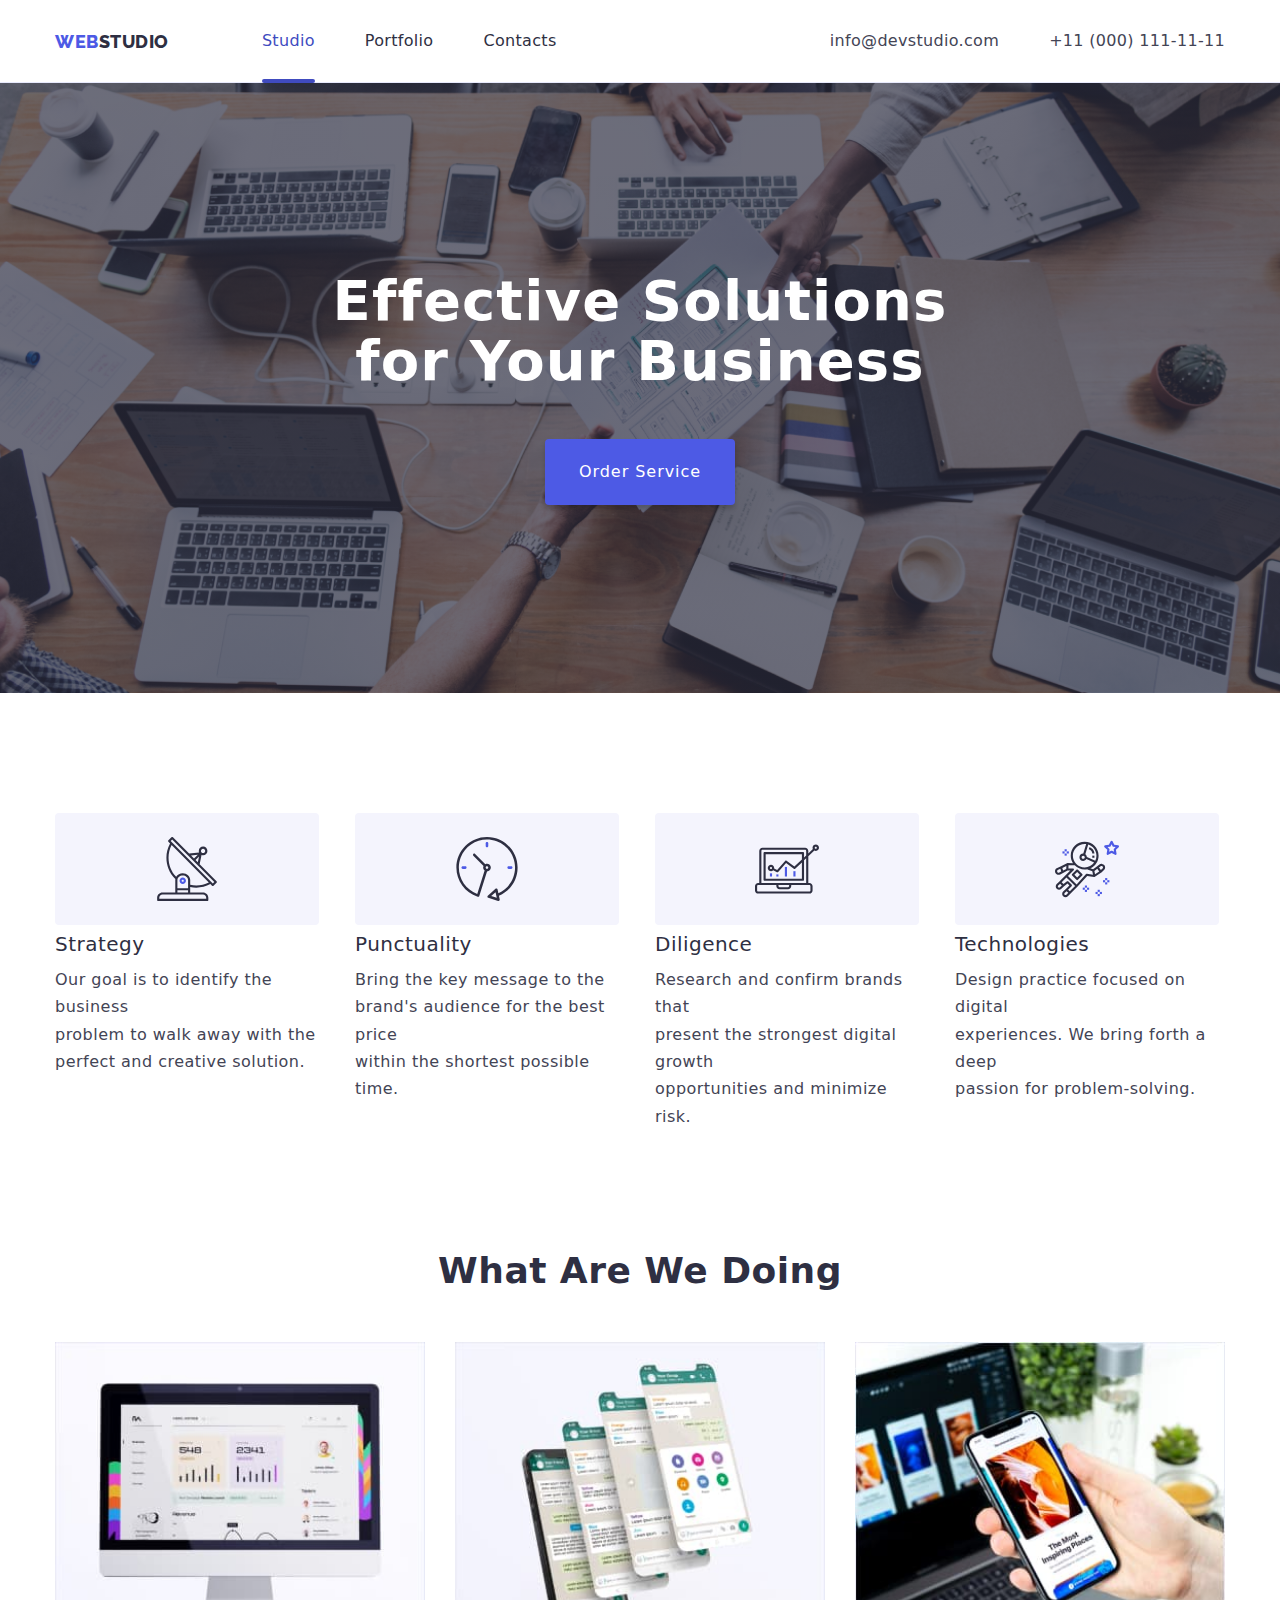
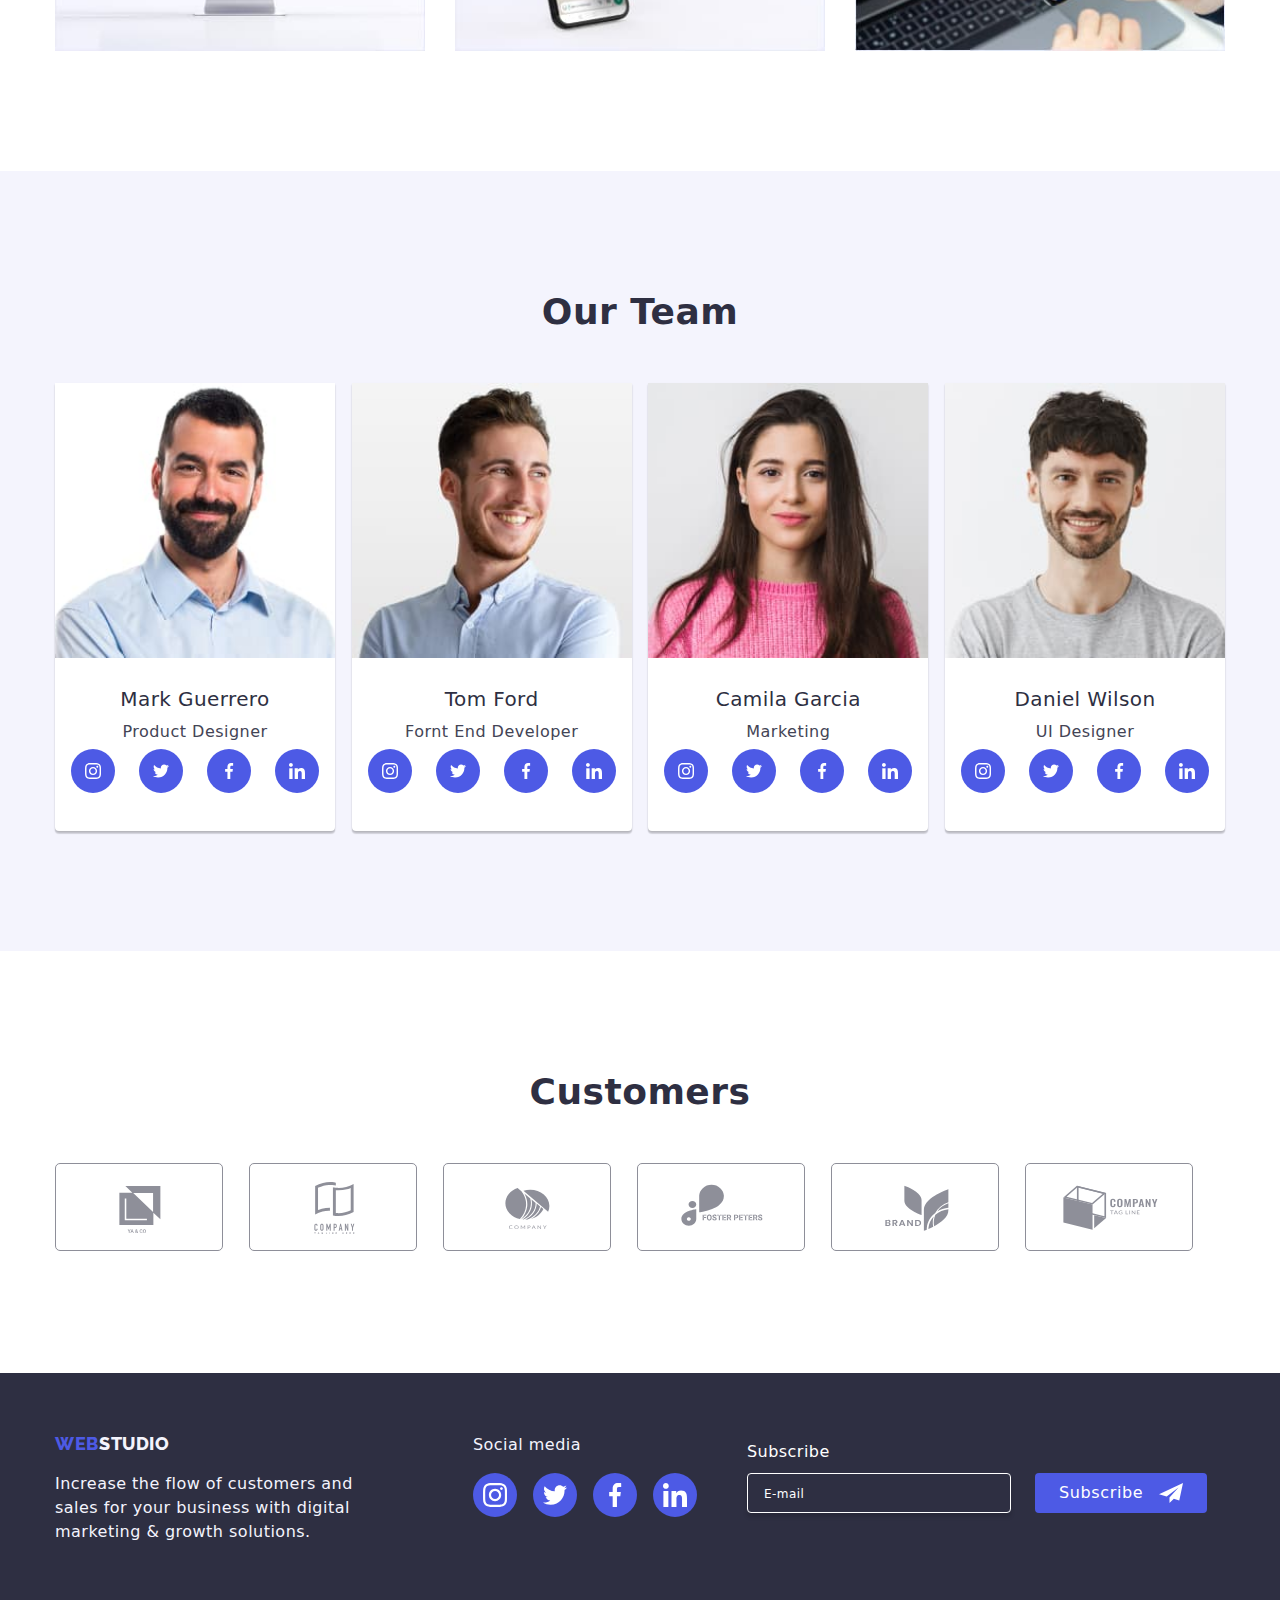
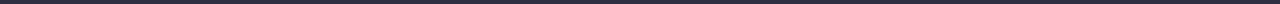
<file: index.html>
<!DOCTYPE html>
<html lang="en">
  <head>
    <meta charset="UTF-8" />
    <meta name="viewport" content="width=device-width, initial-scale=1.0" />
    <title>Studio</title>
    <link
      href="https://fonts.googleapis.com/css2?family=Raleway:wght@800&family=Roboto:wght@400;500;700;900&display=swap"
      rel="stylesheet"
    />
    <link rel="preconnect" href="https://fonts.googleapis.com" />
    <link rel="preconnect" href="https://fonts.gstatic.com" crossorigin />
    <link rel="stylesheet" href="./css/styles.css" />
    <link
      rel="stylesheet"
      href="https://cdnjs.cloudflare.com/ajax/libs/modern-normalize/2.0.0/modern-normalize.min.css"
    />
  </head>
  <!-- body -->
  <body>
    <!-- header -->
    <header class="page-header">
      <!-- nav -->
      <div class="container menu">
        <nav class="navigation">
          <a href="./index.html" class="logo-link">
            <span class="logo">WEB</span><span class="studio">STUDIO</span>
          </a>
          <ul class="nav-menu list">
            <li class="item">
              <a href="./index.html" class="page current link">Studio</a>
            </li>
            <li class="item">
              <a href="./portfolio.html" class="page link">Portfolio</a>
            </li>
            <li class="item"><a href="#" class="page link">Contacts</a></li>
          </ul>
        </nav>

        <ul class="contacts-menu list">
          <li class="item">
            <a href="mailto:info@devstudio.com" class="contact link"
              >info@devstudio.com</a
            >
          </li>
          <li class="item">
            <a href="tel:+110001111111" class="contact link"
              >+11 (000) 111-11-11</a
            >
          </li>
        </ul>
      </div>
    </header>
    <!-- main -->
    <main>
      <!-- sec-1 -->
      <section class="hero hero-section">
        <div class="container">
          <h1 class="hero-title">
            Effective Solutions <br />
            for Your Business
          </h1>
          <button type="button" class="button primary" data-modal-open>
            Order Service
          </button>
        </div>
      </section>

      <!-- sec-2 -->
      <section class="section">
        <div class="container">
          <ul class="benefits list">
            <li class="item">
              <div class="benefits-svg">
                <svg width="64" height="64" class="benefits-icon">
                  <use href="./images/icons.svg#antenna"></use>
                </svg>
              </div>
              <h3 class="title">Strategy</h3>
              <p class="description">
                Our goal is to identify the business <br />
                problem to walk away with the<br />
                perfect and creative solution.
              </p>
            </li>
            <li class="item">
              <div class="benefits-svg">
                <svg width="64" height="64" class="benefis-icon">
                  <use href="./images/icons.svg#clock"></use>
                </svg>
              </div>
              <h3 class="title">Punctuality</h3>
              <p class="description">
                Bring the key message to the<br />
                brand's audience for the best price<br />
                within the shortest possible time.
              </p>
            </li>
            <li class="item">
              <div class="benefits-svg">
                <svg width="64" height="64" class="benefis-icon">
                  <use href="./images/icons.svg#diagram"></use>
                </svg>
              </div>
              <h3 class="title">Diligence</h3>
              <p class="description">
                Research and confirm brands that <br />
                present the strongest digital growth <br />
                opportunities and minimize risk.
              </p>
            </li>
            <li class="item">
              <div class="benefits-svg">
                <svg width="64" height="64" class="benefis-icon">
                  <use href="./images/icons.svg#astronaut"></use>
                </svg>
              </div>
              <h3 class="title">Technologies</h3>
              <p class="description">
                Design practice focused on digital <br />
                experiences. We bring forth a deep <br />
                passion for problem-solving.
              </p>
            </li>
          </ul>
        </div>
      </section>

      <!-- sec-3 -->
      <section class="section no-top-padding">
        <div class="container">
          <h2 class="section-title">What Are We Doing</h2>
          <ul class="what-we-do list">
            <li class="item">
              <img
                src="./images/monitor.jpg"
                alt="monitor"
                width="370"
                height="294"
                class="image"
              />
            </li>
            <li class="item">
              <img
                src="./images/mobile.jpg"
                alt="mobile-tabs"
                width="370"
                height="294"
                class="image"
              />
            </li>
            <li class="item">
              <img
                src="./images/laptop.jpg"
                alt="mobile-laptop"
                width="370"
                height="294"
                class="image"
              />
            </li>
          </ul>
        </div>
      </section>

      <!-- sec-4 -->
      <section class="section bg-team">
        <div class="container">
          <h2 class="section-title">Our Team</h2>
          <ul class="team list">
            <li class="item">
              <img
                src="./images/mark.jpg"
                alt="Mark"
                width="270"
                height="260"
                class="image"
              />
              <h3 class="name">Mark Guerrero</h3>
              <p class="position">Product Designer</p>
              <ul class="team-social-list">
                <li class="team-social-item">
                  <a
                    class="team-social-link link"
                    href="https://instagram.com"
                    target="_blank"
                    rel="noopener noreferrer"
                  >
                    <svg class="team-social-icon" width="20" height="20">
                      <use href="./images/icons.svg#icon-instagram"></use></svg
                  ></a>
                </li>
                <li class="team-social-item">
                  <a
                    class="team-social-link link"
                    href="https://twitter.com"
                    target="_blank"
                    rel="noopener noreferrer"
                  >
                    <svg class="team-social-icon" width="20" height="20">
                      <use href="./images/icons.svg#icon-twitter"></use></svg
                  ></a>
                </li>
                <li class="team-social-item">
                  <a
                    class="team-social-link link"
                    href="https://facebook.com"
                    target="_blank"
                    rel="noopener noreferrer"
                  >
                    <svg class="team-social-icon" width="20" height="20">
                      <use href="./images/icons.svg#icon-facebook"></use></svg
                  ></a>
                </li>
                <li class="team-social-item">
                  <a
                    class="team-social-link link"
                    href="https://linkedin.com"
                    target="_blank"
                    rel="noopener noreferrer"
                  >
                    <svg class="team-social-icon" width="20" height="20">
                      <use href="./images/icons.svg#icon-linkedin"></use></svg
                  ></a>
                </li>
              </ul>
            </li>
            <li class="item">
              <img
                src="./images/tom.jpg"
                alt="Tom-ford
            "
                width="270"
                height="260"
                class="image"
              />
              <h3 class="name">Tom Ford</h3>
              <p class="position">Fornt End Developer</p>
              <ul class="team-social-list">
                <li class="team-social-item">
                  <a
                    class="team-social-link link"
                    href="https://instagram.com"
                    target="_blank"
                    rel="noopener noreferrer"
                  >
                    <svg class="team-social-icon" width="20" height="20">
                      <use href="./images/icons.svg#icon-instagram"></use></svg
                  ></a>
                </li>
                <li class="team-social-item">
                  <a
                    class="team-social-link link"
                    href="https://twitter.com"
                    target="_blank"
                    rel="noopener noreferrer"
                  >
                    <svg class="team-social-icon" width="20" height="20">
                      <use href="./images/icons.svg#icon-twitter"></use></svg
                  ></a>
                </li>
                <li class="team-social-item">
                  <a
                    class="team-social-link link"
                    href="https://facebook.com"
                    target="_blank"
                    rel="noopener noreferrer"
                  >
                    <svg class="team-social-icon" width="20" height="20">
                      <use href="./images/icons.svg#icon-facebook"></use></svg
                  ></a>
                </li>
                <li class="team-social-item">
                  <a
                    class="team-social-link link"
                    href="https://linkedin.com"
                    target="_blank"
                    rel="noopener noreferrer"
                  >
                    <svg class="team-social-icon" width="20" height="20">
                      <use href="./images/icons.svg#icon-linkedin"></use></svg
                  ></a>
                </li>
              </ul>
            </li>
            <li class="item">
              <img
                src="./images/camila.jpg"
                alt="Camila"
                width="270"
                height="260"
                class="image"
              />
              <h3 class="name">Camila Garcia</h3>
              <p class="position">Marketing</p>
              <ul class="team-social-list">
                <li class="team-social-item">
                  <a
                    class="team-social-link link"
                    href="https://instagram.com"
                    target="_blank"
                    rel="noopener noreferrer"
                  >
                    <svg class="team-social-icon" width="20" height="20">
                      <use href="./images/icons.svg#icon-instagram"></use></svg
                  ></a>
                </li>
                <li class="team-social-item">
                  <a
                    class="team-social-link link"
                    href="https://twitter.com"
                    target="_blank"
                    rel="noopener noreferrer"
                  >
                    <svg class="team-social-icon" width="20" height="20">
                      <use href="./images/icons.svg#icon-twitter"></use></svg
                  ></a>
                </li>
                <li class="team-social-item">
                  <a
                    class="team-social-link link"
                    href="https://facebook.com"
                    target="_blank"
                    rel="noopener noreferrer"
                  >
                    <svg class="team-social-icon" width="20" height="20">
                      <use href="./images/icons.svg#icon-facebook"></use></svg
                  ></a>
                </li>
                <li class="team-social-item">
                  <a
                    class="team-social-link link"
                    href="https://linkedin.com"
                    target="_blank"
                    rel="noopener noreferrer"
                  >
                    <svg class="team-social-icon" width="20" height="20">
                      <use href="./images/icons.svg#icon-linkedin"></use></svg
                  ></a>
                </li>
              </ul>
            </li>
            <li class="item">
              <img
                src="./images/daniel.jpg"
                alt="Daniel"
                width="270"
                height="260"
                class="image"
              />
              <h3 class="name">Daniel Wilson</h3>
              <p class="position">UI Designer</p>
              <ul class="team-social-list">
                <li class="team-social-item">
                  <a
                    class="team-social-link link"
                    href="https://instagram.com"
                    target="_blank"
                    rel="noopener noreferrer"
                  >
                    <svg class="team-social-icon" width="20" height="20">
                      <use href="./images/icons.svg#icon-instagram"></use></svg
                  ></a>
                </li>
                <li class="team-social-item">
                  <a
                    class="team-social-link link"
                    href="https://twitter.com"
                    target="_blank"
                    rel="noopener noreferrer"
                  >
                    <svg class="team-social-icon" width="20" height="20">
                      <use href="./images/icons.svg#icon-twitter"></use></svg
                  ></a>
                </li>
                <li class="team-social-item">
                  <a
                    class="team-social-link link"
                    href="https://facebook.com"
                    target="_blank"
                    rel="noopener noreferrer"
                  >
                    <svg class="team-social-icon" width="20" height="20">
                      <use href="./images/icons.svg#icon-facebook"></use></svg
                  ></a>
                </li>
                <li class="team-social-item">
                  <a
                    class="team-social-link link"
                    href="https://linkedin.com"
                    target="_blank"
                    rel="noopener noreferrer"
                  >
                    <svg class="team-social-icon" width="20" height="20">
                      <use href="./images/icons.svg#icon-linkedin"></use></svg
                  ></a>
                </li>
              </ul>
            </li>
          </ul>
        </div>
      </section>
      <!-- test -->
      <section class="section">
        <div class="container">
          <h2 class="section-title">Customers</h2>
          <ul class="icon-list list">
            <li class="icon-item">
              <a class="test-link link" href=""
                ><svg class="test-icon" width="104" height="56">
                  <use href="./images/icons.svg#icon-Logo"></use></svg
              ></a>
            </li>
            <li class="icon-item">
              <a class="test-link link" href=""
                ><svg class="test-icon" width="104" height="56">
                  <use href="./images/icons.svg#icon-Logo-1"></use></svg
              ></a>
            </li>
            <li class="icon-item">
              <a class="test-link link" href=""
                ><svg class="test-icon" width="104" height="56">
                  <use href="./images/icons.svg#icon-Logo-2"></use></svg
              ></a>
            </li>
            <li class="icon-item">
              <a class="test-link link" href=""
                ><svg class="test-icon" width="104" height="56">
                  <use
                    href="./images/icons.svg#icon-icon-Logo-5-1-2"
                  ></use></svg
              ></a>
            </li>
            <li class="icon-item">
              <a class="test-link link" href=""
                ><svg class="test-icon" width="104" height="56">
                  <use href="./images/icons.svg#icon-Logo-3"></use></svg
              ></a>
            </li>
            <li class="icon-item">
              <a class="test-link link" href=""
                ><svg class="test-icon" width="104" height="56">
                  <use href="./images/icons.svg#icon-Logo-4"></use></svg
              ></a>
            </li>
          </ul>
        </div>
      </section>
    </main>

    <!-- footer -->
    <footer class="page-footer bg-footer">
      <div class="container">
        <div class="footer-con">
          <div class="footer-logo">
            <a href="./index.html" class="logo-link">
              <span class="logo">WEB</span>
              <span class="studio-footer">STUDIO</span>
            </a>
            <p class="footer-description">
              Increase the flow of customers and<br />
              sales for your business with digital<br />
              marketing & growth solutions.
            </p>
          </div>
          <div class="footer-socials">
            <p class="footer-heading">Social media</p>
            <ul class="footer-social-list">
              <li class="footer-social-item">
                <a
                  class="footer-social-link link"
                  href="https://instagram.com"
                  target="_blank"
                  rel="noopener noreferrer"
                >
                  <svg class="footer-social" width="20" height="20">
                    <use href="./images/icons.svg#icon-instagram"></use></svg
                ></a>
              </li>
              <li class="footer-social-item">
                <a
                  class="footer-social-link link"
                  href="https://twitter.com"
                  target="_blank"
                  rel="noopener noreferrer"
                >
                  <svg class="footer-social" width="20" height="20">
                    <use href="./images/icons.svg#icon-twitter"></use></svg
                ></a>
              </li>
              <li class="footer-social-item">
                <a
                  class="footer-social-link link"
                  href="https://facebook.com"
                  target="_blank"
                  rel="noopener noreferrer"
                >
                  <svg class="footer-social" width="20" height="20">
                    <use href="./images/icons.svg#icon-facebook"></use></svg
                ></a>
              </li>
              <li class="footer-social-item">
                <a
                  class="footer-social-link link"
                  href="https://linkedin.com"
                  target="_blank"
                  rel="noopener noreferrer"
                >
                  <svg class="footer-social" width="20" height="20">
                    <use href="./images/icons.svg#icon-linkedin"></use></svg
                ></a>
              </li>
            </ul>
          </div>
          <div class="footer-container footer-form">
            <form
              class="footer-form-item"
              name="subscribe-form"
              autocomplete="on"
              method=""
            >
              <label class="footer-label-subscribe">
                <span class="footer-subscribe-title">Subscribe</span>
                <input
                  type="email"
                  name="email"
                  placeholder="E-mail"
                  class="footer-form-input"
                  required
                />
              </label>
              <button type="submit" class="footer-form-button">
                Subscribe
                <svg class="footer-icon-subscribe">
                  <use href="./images/icons.svg#icon-Frame-3-1"></use>
                </svg>
              </button>
            </form>
          </div>
        </div>
      </div>
    </footer>
    <div class="backdrop is-hidden" data-modal>
      <div class="modal">
        <button type="button" class="modal-close" data-modal-close>
          <svg class="modal-close-icon" width="8" height="8">
            <use href="./images/icons.svg#close"></use>
          </svg>
        </button>
        <h2 class="modal-title">
          Leave your contacts and we will call you back
        </h2>
        <form clasname="signup_form" autocomplete="on" novalidate>
          <label class="label-form">
            <span class="form-title">Name</span>
            <input
              class="input-form"
              type="text"
              name="user-name"
              autofocus
              required
            />
            <svg class="form-icon" width="20" height="20">
              <use href="./images/icons.svg#icon-person-black-18dp-1"></use>
            </svg>
          </label>

          <label class="label-form">
            <span class="form-title">Phone</span>
            <input class="input-form" type="tel" name="user-phone" required />
            <svg class="form-icon" width="20" height="20">
              <use href="./images/icons.svg#icon-phone-black-18dp-1"></use>
            </svg>
          </label>

          <label class="label-form">
            <span class="form-title">Email</span>
            <input class="input-form" type="email" name="user-email" required />
            <svg class="form-icon" width="20" height="20">
              <use href="./images/icons.svg#icon-email-black-18dp-1"></use>
            </svg>
          </label>

          <label class="label-form">
            <span class="form-title">Comment</span>
            <textarea
              class="form-textarea"
              name="comment"
              rows="8"
              placeholder="Text Input"
              required
            ></textarea>
          </label>
          <label class="label-agree-box">
            <input
              class="form-checkbox visually-hidden"
              type="checkbox"
              name="user-terms"
              required
            />
            <svg class="form-checkbox-icon" width="16" height="16">
              <use href="./images/icons.svg#check-mark"></use>
            </svg>
            <span class="form-agreement-detail"
              >I accept the terms and conditions of the
              <a class="form-privacy-policy" href="">Privacy Policy</a></span
            >
          </label>
          <button
            type="submit"
            value="Send"
            class="button-form-agree primary"
            disabled
          >
            Send
          </button>
        </form>
      </div>
    </div>
    <script src="./js/modal.js"></script>
  </body>
</html>
</file>
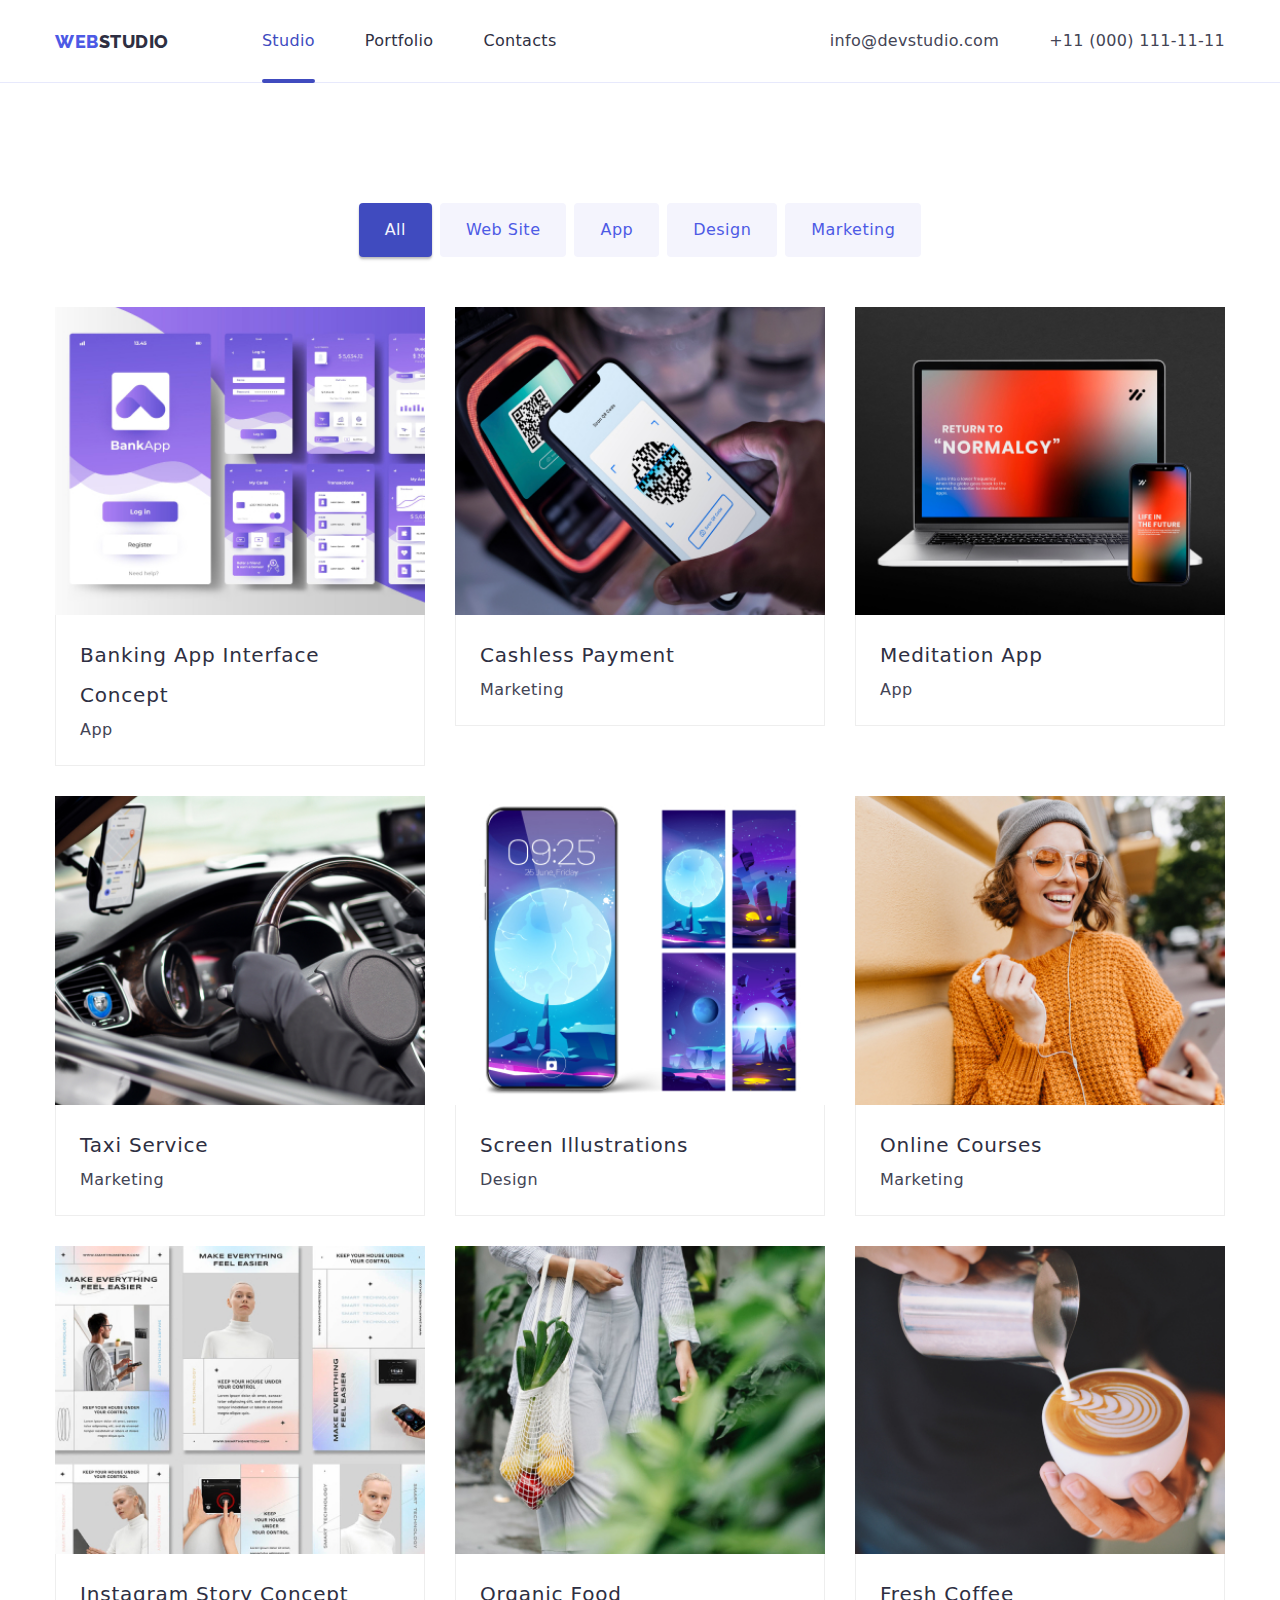
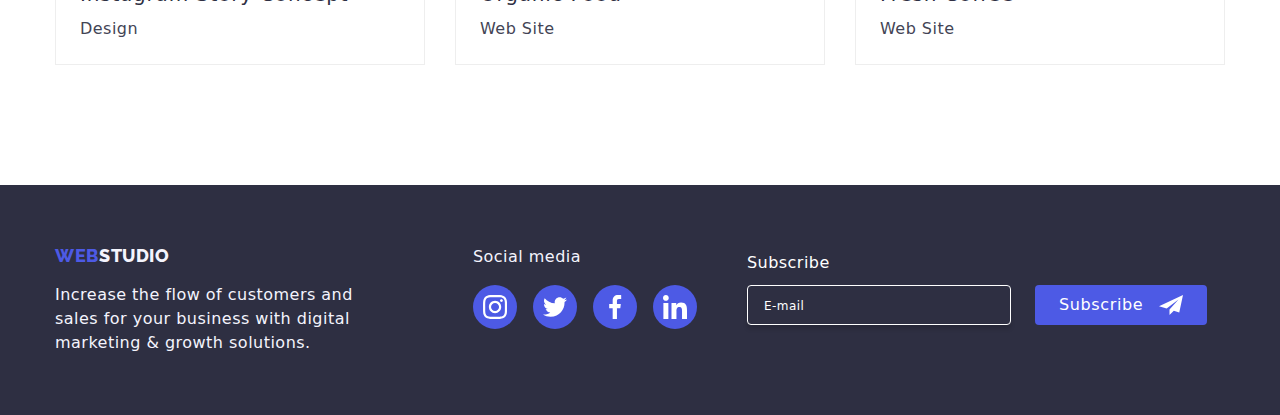
<file: portfolio.html>
<!DOCTYPE html>
<html lang="en">
  <head>
    <meta charset="UTF-8" />
    <meta name="viewport" content="width=device-width, initial-scale=1.0" />
    <title>Portfolio</title>
    <link
      href="https://fonts.googleapis.com/css2?family=Raleway:wght@800&family=Roboto:wght@400;500;700;900&display=swap"
      rel="stylesheet"
    />
    <link rel="preconnect" href="https://fonts.googleapis.com" />
    <link rel="preconnect" href="https://fonts.gstatic.com" crossorigin />
    <link rel="stylesheet" href="./css/styles.css" />
    <link
      rel="stylesheet"
      href="https://cdnjs.cloudflare.com/ajax/libs/modern-normalize/2.0.0/modern-normalize.min.css"
    />
  </head>
  <body>
    <!-- header -->
    <header class="page-header">
      <!-- nav -->
      <div class="container menu">
        <nav class="navigation">
          <a href="./index.html" class="logo-link">
            <span class="logo">WEB</span><span class="studio">STUDIO</span>
          </a>
          <ul class="nav-menu list">
            <li class="item">
              <a href="./index.html" class="page current link">Studio</a>
            </li>
            <li class="item">
              <a href="./portfolio.html" class="page link">Portfolio</a>
            </li>
            <li class="item"><a href="#" class="page link">Contacts</a></li>
          </ul>
        </nav>

        <ul class="contacts-menu list">
          <li class="item">
            <a href="mailto:info@devstudio.com" class="contact link"
              >info@devstudio.com</a
            >
          </li>
          <li class="item">
            <a href="tel:+110001111111" class="contact link"
              >+11 (000) 111-11-11</a
            >
          </li>
        </ul>
      </div>
    </header>
    <!-- main -->
    <main>
      <section class="section">
        <div class="container">
          <ul class="filters list">
            <li class="space">
              <button type="button" class="button filter current">All</button>
            </li>
            <li class="space">
              <button type="button" class="button filter">Web Site</button>
            </li>
            <li class="space">
              <button type="button" class="button filter">App</button>
            </li>
            <li class="space">
              <button type="button" class="button filter">Design</button>
            </li>
            <li class="space">
              <button type="button" class="button filter">Marketing</button>
            </li>
          </ul>
          <!-- section 2  -->
          <ul class="projects list">
            <li class="project-card">
              <a href="" class="project link">
                <div class="project-description">
                  <img
                    src="./images/output.jpg"
                    alt="Banking-App-Interface-Concept
                    "
                    width="370"
                    height="294"
                  />
                  <p class="project-text">
                    14 Stylish and User-Friendly App Design Concepts · Task
                    Manager App · Calorie Tracker App · Exotic Fruit Ecommerce
                    App · Cloud Storage App
                  </p>
                </div>
                <div class="substrate">
                  <h2 class="name">Banking App Interface Concept</h2>
                  <p class="type">App</p>
                </div>
              </a>
            </li>
            <li class="project-card">
              <a href="#" class="project link">
                <div class="project-description">
                  <img
                    src="./images/scan.jpg"
                    alt="Cashless-Payment
                        "
                    width="370"
                    height="294"
                  />
                  <p class="project-text">
                    14 Stylish and User-Friendly App Design Concepts · Task
                    Manager App · Calorie Tracker App · Exotic Fruit Ecommerce
                    App · Cloud Storage App
                  </p>
                </div>
                <div class="substrate">
                  <h2 class="name">Cashless Payment</h2>
                  <p class="type">Marketing</p>
                </div>
              </a>
            </li>
            <li class="project-card">
              <a href="#" class="project link">
                <div class="project-description">
                  <img
                    src="./images/connect.jpg"
                    alt="Meditation-App
                      "
                    width="370"
                    height="294"
                  />
                  <p class="project-text">
                    14 Stylish and User-Friendly App Design Concepts · Task
                    Manager App · Calorie Tracker App · Exotic Fruit Ecommerce
                    App · Cloud Storage App
                  </p>
                </div>
                <div class="substrate">
                  <h2 class="name">Meditation App</h2>
                  <p class="type">App</p>
                </div>
              </a>
            </li>
            <li class="project-card">
              <a href="#" class="project link">
                <div class="project-description">
                  <img
                    src="./images/drive.jpg"
                    alt="Taxi-Service
                      "
                    width="370"
                    height="294"
                  />
                  <p class="project-text">
                    14 Stylish and User-Friendly App Design Concepts · Task
                    Manager App · Calorie Tracker App · Exotic Fruit Ecommerce
                    App · Cloud Storage App
                  </p>
                </div>
                <div class="substrate">
                  <h2 class="name">Taxi Service</h2>
                  <p class="type">Marketing</p>
                </div>
              </a>
            </li>
            <li class="project-card">
              <a href="#" class="project link">
                <div class="project-description">
                  <img
                    src="./images/bg.jpg"
                    alt="Screen
                      "
                    width="370"
                    height="294"
                  />
                  <p class="project-text">
                    14 Stylish and User-Friendly App Design Concepts · Task
                    Manager App · Calorie Tracker App · Exotic Fruit Ecommerce
                    App · Cloud Storage App
                  </p>
                </div>
                <div class="substrate">
                  <h2 class="name">Screen Illustrations</h2>
                  <p class="type">Design</p>
                </div>
              </a>
            </li>
            <li class="project-card">
              <a href="#" class="project link">
                <div class="project-description">
                  <img
                    src="./images/orange.jpg"
                    alt="Online-course
                      "
                    width="370"
                    height="294"
                  />
                  <p class="project-text">
                    14 Stylish and User-Friendly App Design Concepts · Task
                    Manager App · Calorie Tracker App · Exotic Fruit Ecommerce
                    App · Cloud Storage App
                  </p>
                </div>
                <div class="substrate">
                  <h2 class="name">Online Courses</h2>
                  <p class="type">Marketing</p>
                </div>
              </a>
            </li>
            <li class="project-card">
              <a href="#" class="project link">
                <div class="project-description">
                  <img
                    src="./images/pallete.jpg"
                    alt="Instagram
                      "
                    width="370"
                    height="294"
                  />
                  <p class="project-text">
                    14 Stylish and User-Friendly App Design Concepts · Task
                    Manager App · Calorie Tracker App · Exotic Fruit Ecommerce
                    App · Cloud Storage App
                  </p>
                </div>
                <div class="substrate">
                  <h2 class="name">Instagram Story Concept</h2>
                  <p class="type">Design</p>
                </div>
              </a>
            </li>
            <li class="project-card">
              <a href="#" class="project link">
                <div class="project-description">
                  <img
                    src="./images/plant.jpg"
                    alt="Organic
                      "
                    width="370"
                    height="294"
                  />
                  <p class="project-text">
                    14 Stylish and User-Friendly App Design Concepts · Task
                    Manager App · Calorie Tracker App · Exotic Fruit Ecommerce
                    App · Cloud Storage App
                  </p>
                </div>
                <div class="substrate">
                  <h2 class="name">Organic Food</h2>
                  <p class="type">Web Site</p>
                </div>
              </a>
            </li>
            <li class="project-card">
              <a href="#" class="project link">
                <div class="project-description">
                  <img
                    src="./images/coffee.jpg"
                    alt="Coffee
                      "
                    width="370"
                    height="294"
                  />
                  <p class="project-text">
                    14 Stylish and User-Friendly App Design Concepts · Task
                    Manager App · Calorie Tracker App · Exotic Fruit Ecommerce
                    App · Cloud Storage App
                  </p>
                </div>
                <div class="substrate">
                  <h2 class="name">Fresh Coffee</h2>
                  <p class="type">Web Site</p>
                </div>
              </a>
            </li>
          </ul>
        </div>
      </section>
    </main>
    <!-- sec-1 -->

    <!-- sec-2 -->
    <!-- Footer -->
    <footer class="page-footer bg-footer">
      <div class="container">
        <div class="footer-con">
          <div class="footer-logo">
            <a href="./index.html" class="logo-link">
              <span class="logo">WEB</span>
              <span class="studio-footer">STUDIO</span>
            </a>
            <p class="footer-description">
              Increase the flow of customers and<br />
              sales for your business with digital<br />
              marketing & growth solutions.
            </p>
          </div>
          <div class="footer-socials">
            <p class="footer-heading">Social media</p>
            <ul class="footer-social-list">
              <li class="footer-social-item">
                <a
                  class="footer-social-link link"
                  href="https://instagram.com"
                  target="_blank"
                  rel="noopener noreferrer"
                >
                  <svg class="footer-social" width="20" height="20">
                    <use href="./images/icons.svg#icon-instagram"></use></svg
                ></a>
              </li>
              <li class="footer-social-item">
                <a
                  class="footer-social-link link"
                  href="https://twitter.com"
                  target="_blank"
                  rel="noopener noreferrer"
                >
                  <svg class="footer-social" width="20" height="20">
                    <use href="./images/icons.svg#icon-twitter"></use></svg
                ></a>
              </li>
              <li class="footer-social-item">
                <a
                  class="footer-social-link link"
                  href="https://facebook.com"
                  target="_blank"
                  rel="noopener noreferrer"
                >
                  <svg class="footer-social" width="20" height="20">
                    <use href="./images/icons.svg#icon-facebook"></use></svg
                ></a>
              </li>
              <li class="footer-social-item">
                <a
                  class="footer-social-link link"
                  href="https://linkedin.com"
                  target="_blank"
                  rel="noopener noreferrer"
                >
                  <svg class="footer-social" width="20" height="20">
                    <use href="./images/icons.svg#icon-linkedin"></use></svg
                ></a>
              </li>
            </ul>
          </div>

          <div class="footer-container footer-form">
            <form
              class="footer-form-item"
              name="subscribe-form"
              autocomplete="on"
              method=""
            >
              <label class="footer-label-subscribe">
                <span class="footer-subscribe-title">Subscribe</span>
                <input
                  type="email"
                  name="email"
                  placeholder="E-mail"
                  class="footer-form-input"
                  required
                />
              </label>
              <button type="submit" class="footer-form-button">
                Subscribe
                <svg class="footer-icon-subscribe">
                  <use href="./images/icons.svg#icon-Frame-3-1"></use>
                </svg>
              </button>
            </form>
          </div>
        </div>
      </div>
    </footer>
  </body>
</html>
</file>
<file: css/styles.css>
@import url("https://fonts.googleapis.com/css2?family=Raleway:wght@800&family=Roboto:ital,wght@0,400;0,500;0,900;1,700&display=swap");

:root {
  --iriscolor: #4d5ae5;
  --navyblue: #2e2f42;
  --slate: #434455;
  --ocean: #404bbf;
  --white: #fff;
  --cloud: #f4f4fd;
  --blue: #404bbf;
  --cornflower: #e7e9fc;
  --green: #31d0aa;
  --navyblue-modal: rgba(46, 47, 66, 0.4);
  --lightslate: #8e8f99;
}

html {
  box-sizing: border-box;
}
body {
  font-family: "Roboto", sans-serif;
  font-size: 16px;
  color: var(--slate);
  letter-spacing: 0.03em;
  background-color: var(--white);
}

.filters .space + .space {
  margin-left: 8px;
}
p,
h1,
h2,
h3,
h4,
h5,
h6 {
  margin: 0;
}
*,
*::after,
*::before {
  box-sizing: inherit;
}

img {
  display: block;
  max-width: 100%;
  height: auto;
  width: 100%;
}

.link {
  text-decoration: none;
  color: inherit;
}

.list {
  list-style-type: none;
  margin: 0;
  padding: 0;
}
.menu,
.navigation,
.nav-menu,
.contacts-menu {
  display: flex;
  align-items: center;
}

.page-header {
  border-bottom: 1px solid var(--cornflower);
}
.page {
  padding: 24px 0;
  position: relative;
  transition: color 250ms cubic-bezier(0.4, 0, 0.2, 1);
}
.page:hover,
.page:focus {
  color: var(--iriscolor);
}
.page::after {
  content: "";
  border-radius: 2px;
  height: 4px;
  position: absolute;
  width: 0;
  left: 0;
  bottom: -1px;
  transition: width 250ms ease-in-out, background-color 250ms ease-in-out;
}
.page.current::after {
  content: "";
  border: 2px solid var(--ocean);
  background-color: var(--ocean);
  height: 4px;
  width: 100%;
  position: absolute;
  left: 0;
  bottom: -1px;
}
.page:hover::after,
.page:focus::after {
  border: 2px solid var(--ocean);
  background-color: var(--ocean);
  width: 100%;
}

.filters {
  display: flex;
  justify-content: center;
  margin-bottom: 50px;
}

.filter .space + .space {
  margin-left: 8px;
}
.container {
  width: 1200px;
  padding: 0 15px;
  margin: 0 auto;
  /* border: 2px solid red; */
}

.logo-link {
  text-decoration: none;
  font-size: 0;
  font-weight: 800;
  letter-spacing: 0.54px;
  font-family: "Raleway", sans-serif;
}
.logo-link > span {
  font-size: 18px;
  line-height: 1.17;
}

.logo {
  color: var(--iriscolor);
}

.studio {
  color: var(--navyblue);
}

.hero {
  text-align: center;
  padding-top: 200px;
  padding-bottom: 200px;
  background-color: var(--navyblue);
}
.hero-section {
  padding-top: 188px;
  padding-bottom: 188px;
  background-image: linear-gradient(
      to right,
      rgba(46, 47, 66, 0.7),
      rgba(46, 47, 66, 0.7)
    ),
    url(../images/people-office\ 1.png);
  background-repeat: no-repeat;
  background-position: center;
  background-size: cover;
}

.hero-title {
  color: white;
  font-size: 56px;
  font-weight: 700;
  line-height: 60px;
  letter-spacing: 1.12px;
  text-align: center;
  margin-bottom: 48px;
}

.bg-team {
  background-color: var(--cloud);
}

.nav-menu {
  margin-left: 93px;
}

.contacts-menu {
  margin-left: auto;
}

.nav-menu .item:not(:last-child),
.contacts-menu .item:not(:last-child) {
  margin-right: 50px;
}

.nav-menu .page,
.contacts-menu .contact {
  font-weight: 500;
  color: var(--navyblue);
  text-decoration: none;
  line-height: 1.14;
  letter-spacing: 0.02em;
  display: block;
  padding-top: 32px;
  padding-bottom: 32px;
  transition: color 250ms ease-in-out;
}

.contacts-menu .contact {
  color: var(--slate);
  font-weight: 400;
}

.nav-menu .page:hover,
.nav-menu .page:focus,
.nav-menu .page.current,
.contacts-menu .contact:hover,
.contacts-menu .contact:focus {
  color: var(--ocean);
}

.button {
  cursor: pointer;
  border-color: transparent;
  letter-spacing: 0.03em;
  font-family: inherit;
  font-size: 16px;
  border-radius: 4px;
  transition: color 250ms ease-in-out, background-color 250ms ease-in-out,
    box-shadow 250ms ease-in-out;
}

.button.primary {
  background-color: var(--iriscolor);
  font-weight: 500;
  color: white;
  line-height: 1.87;
  letter-spacing: 0.06em;
  padding: 16px 32px;
  box-shadow: 0px 4px 4px rgba(0, 0, 0, 0.15);
}

.button.primary:hover,
.button.primary:focus {
  background-color: var(--ocean);
  box-shadow: 0px 3px 3px rgba(0, 0, 0, 0.1), 0px 1px 2px rgba(0, 0, 0, 0.08),
    0px 2px 2px rgba(0, 0, 0, 0.12);
}

.button.filter {
  background: var(--cloud);
  color: var(--iriscolor);
  padding: 12px 24px;
  font-weight: 500;
  line-height: 1.62;
}

.button.filter:hover,
.button.filter:focus,
.button.filter.current {
  background-color: var(--blue);
  color: var(--cloud);
  box-shadow: 0px 3px 3px rgba(0, 0, 0, 0.1), 0px 1px 2px rgba(0, 0, 0, 0.08),
    0px 2px 2px rgba(0, 0, 0, 0.12);
}

.project .name {
  font-size: 20px;
  font-weight: 500;
  line-height: 2;
  letter-spacing: 0.04em;
  color: var(--navyblue);
}

.project .type {
  color: var(--slate);
  font-weight: 400;
  line-height: 1.87;
}

.project-description {
  position: relative;
  overflow: hidden;
}

.project-text {
  position: absolute;
  top: 0;
  height: 100%;
  width: 100%;
  padding: 40px 32px;
  background-color: var(--iris, #4d5ae5);
  color: var(--cloud, #f4f4fd);
  font-size: 16px;
  font-weight: 400;
  line-height: 24px;
  letter-spacing: 0.32px;
  transform: translateY(101%);
  transition: transform 250ms cubic-bezier(0.4, 0, 0.2, 1);
}

.project:hover .project-text,
.project:focus .project-text {
  transform: translateY(0);
}
.section.no-top-padding {
  padding-top: 0;
}
.section.no.top.padding {
  padding-top: 0;
}
.section {
  padding: 120px 0;
}

.section-title {
  font-size: 36px;
  line-height: 1.17;
  color: var(--navyblue);
  text-align: center;
  margin-bottom: 50px;
  font-weight: 700;
}

.benefits-list-item {
  background-color: var(--white);
  border-radius: 0px 0px 4px 4px;
  box-shadow: 0px 2px 1px 0px rgba(46, 47, 66, 0.08),
    0px 1px 1px 0px rgba(46, 47, 66, 0.16),
    0px 1px 6px 0px rgba(46, 47, 66, 0.08);
}

.benefits-svg {
  width: 264px;
  height: 112px;
  background-color: var(--cloud);
  display: flex;
  justify-content: center;
  align-items: center;
  border-radius: 4px;
  margin-bottom: 8px;
}
.what-we-do {
  display: flex;
  flex: wrap;
  margin-left: -30px;
  margin-top: -30px;
}

.what-we-do .item {
  flex-basis: calc(100% / 3 - 30px);
  margin-left: 30px;
  margin-top: 30px;
}

.benefits {
  display: flex;
  flex: wrap;
  margin-left: -30px;
  margin-top: -30px;
}
.benefits .item {
  flex-basis: calc(100% / 4 - 30px);
  margin-left: 30px;
  margin-top: 30px;
}

.benefits .title {
  font-size: 20px;
  font-weight: 500;
  color: var(--navyblue);
  line-height: 1.14;
  margin-bottom: 10px;
}

.benefits .description {
  color: var(--slate);
  line-height: 1.71;
  font-size: 16px;
  font-weight: 400;
}
.projects {
  display: flex;
  flex-wrap: wrap;
  margin-top: -30px;
  margin-left: -30px;
}

.project-card {
  flex-basis: calc(100% / 3 - 30px);
  margin-left: 30px;
  margin-top: 30px;
  transition: box-shadow 250ms ease-in-out;
}
.project-card:hover {
  box-shadow: 0px 2px 1px 0px rgba(46, 47, 66, 0.08),
    0px 1px 1px 0px rgba(46, 47, 66, 0.16),
    0px 1px 6px 0px rgba(46, 47, 66, 0.08);
}

.team-social-list {
  display: flex;
  justify-content: center;
  gap: 24px;
  list-style-type: none;
  padding: 8px 16px;
}

.team-social-item {
  width: 44px;
  height: 44px;
}

.team-social-link {
  width: 100%;
  height: 100%;
  color: var(--white);
  background-color: var(--iriscolor);
  display: flex;
  border-radius: 50%;
  justify-content: center;
  align-items: center;
  transition: background-color 250ms ease-in-out;
}

.team-social-icon {
  fill: currentColor;
  width: 16px;
  height: 16px;
}

.team-social-link:hover,
.team-social-link:focus {
  background-color: var(--ocean);
}

.team {
  display: flex;
  flex-wrap: wrap;
  /* margin-top: -30px;
  margin-left: -30px; */
  /* gap: 24px; */
  justify-content: space-between;
}

.team .item {
  flex-basis: calc(100% / 4 - 30px);
  /* margin-left: 30px;
  margin-top: 30px; */
  padding-bottom: 30px;
  background-color: white;
  border-radius: 0px 0px 4px 4px;
  box-shadow: 0px 3px 1px rgba(0, 0, 0, 0.1), 0px 1px 2px rgba(0, 0, 0, 0.08),
    0px 2px 2px rgba(0, 0, 0, 0.12);
}
.team .name,
.team .position {
  line-height: 1.19;
  text-align: center;
}
.team .name {
  color: var(--navyblue);
  font-size: 20px;
  font-weight: 500;
  letter-spacing: 0.02em;
  padding-top: 30px;
  padding-bottom: 10px;
}

.team .position {
  color: var(--slate);
  font-size: 16px;
  font-weight: 400;
}

.substrate {
  background-color: var(--white);
  padding: 20px 24px;
  border: 1px solid #eeeeee;
  border-top: 0;
}

.test-link {
  width: 168px;
  height: 88px;
  border: 1px solid #8e8f99;
  border-radius: 5px;
  display: flex;
  justify-content: center;
  align-items: center;
  color: #8e8f99;
  transition: color 250ms ease-in-out, border-color 250ms ease-in-out;
}

.test-icon {
  width: 104px;
  height: 56px;
  fill: currentColor;
}

.icon-list {
  display: flex;
  gap: 24px;
}

.icon-item {
  width: calc((100% - 150px) / 6);
  height: 90px;
}

.test-icon:hover,
.test-icon:focus {
  border-color: var(--ocean-color);
  color: var(--ocean-color);
}

.test-link:hover,
.test-link:focus {
  border-color: var(--ocean);
  color: var(--ocean);
}
.modal {
  padding: 72px 24px 24px 24px;
  position: absolute;
  top: 50%;
  left: 50%;
  min-width: 408px;
  min-height: 584px;
  background-color: var(--dairy, #fcfcfc);
  box-shadow: 0px 2px 1px 0px rgba(0, 0, 0, 0.2),
    0px 1px 3px 0px rgba(0, 0, 0, 0.12), 0px 1px 1px 0px rgba(0, 0, 0, 0.14);
  border-radius: 4px;

  transform: translate(-50%, -50%) scale(1);
  transition: transform 250ms cubic-bezier(0.4, 0, 0.2, 1);
}
.modal-title {
  text-align: center;
  color: black;
  margin-bottom: 34px;
  font-size: 16px;
  font-style: normal;
  font-weight: 500;
  line-height: 24px;
  letter-spacing: 0.32px;
}

.modal-close {
  position: absolute;
  top: 24px;
  right: 24px;
  padding: 0;
  display: flex;
  justify-content: center;
  align-items: center;
  width: 24px;
  height: 24px;

  background-color: var(--cornflower, #e7e9fc);
  color: var(--navyblue);
  border: 1px solid rgba(0, 0, 0, 0.1);
  border-radius: 15px;
  cursor: pointer;

  transition: color 250ms cubic-bezier(0.4, 0, 0.2, 1),
    background-color 250ms cubic-bezier(0.4, 0, 0.2, 1);
}

.modal-close-icon {
  fill: currentColor;
}

.modal-close:hover,
.modal-close:focus {
  background-color: var(--ocean);
  color: var(--white);
}

.is-hidden {
  visibility: none;
  opacity: 0;
  pointer-events: none;
}
/* FOOTER */
.footer-social-list {
  display: flex;
  justify-content: center;
  gap: 16px;
  list-style-type: none;
  padding: 0;
}
.footer-social-item {
  width: 44px;
  height: 44px;
}
.footer-social-link {
  width: 100%;
  height: 100%;
  color: var(--white);
  background-color: var(--iriscolor);
  display: flex;
  border-radius: 50%;
  justify-content: center;
  align-items: center;
  transition: background-color 250ms ease-in-out;
}
.footer-social {
  fill: currentColor;
  width: 24px;
  height: 24px;
}
.footer-social-link:hover,
.footer-social-link:focus {
  background-color: var(--green);
}
.page-footer {
  padding-top: 60px;
  padding-bottom: 60px;
  /* display: flex; */
}
.footer-con {
  display: flex;
}
.footer-heading {
  color: var(--cloud);
  font-size: 16px;
  font-weight: 500;
  line-height: 1.5;
}
.footer-socials {
  margin-left: 120px;
}

.page-footer.bg-footer {
  background-color: var(--navyblue);
}

.studio-footer {
  color: var(--cloud);
}

.footer-description {
  color: var(--cloud);
  font-size: 16px;
  font-weight: 400;
  line-height: 1.5;
  padding-top: 17px;
}

.signup_form {
  width: 300px;
  display: flex;
  flex-direction: column;
  gap: 12px;
}

.label-form {
  display: block;
  position: relative;
}

.input-form,
.form-textarea {
  width: 100%;
  margin-bottom: 29px;
  padding: 11px 16px 11px 40px;
  border: 1px solid var(--navyblue-modal);
  border-radius: 4px;
  line-height: 14px;
  font-weight: 400;
  font-size: 12px;
  letter-spacing: 0.48px;
  resize: none;
}

.form-textarea {
  resize: none;
  padding-left: 16px;
  height: 120px;
  margin-bottom: 16px;
}

.input-form:hover,
.input-form:focus,
.form-textarea:hover,
.form-textarea:focus {
  outline: none;
  border-color: var(--iriscolor);
}
.button-form-agree {
  display: block;
  margin: 0 auto;
  margin-top: 20px;
  border-radius: 4px;
  border-color: transparent;
  background: var(--iris, #4d5ae5);
  box-shadow: 0px 4px 4px 0px rgba(0, 0, 0, 0.15);
  cursor: pointer;
}

.button-form-agree.primary {
  background-color: var(--iriscolor);
  color: var(--white);
  line-height: 1.87;
  letter-spacing: 0.05em;
  font-weight: 500;
  padding: 10px 32px;
  min-width: 169px;
}

.button-form-agree.primary:hover,
.button-form-agree.primary:focus {
  background-color: var(--ocean);
  box-shadow: 0px 3px 1px rgba(0, 0, 0, 0.1), 0px 1px 2px rgba(0, 0, 0, 0.08),
    0px 2px 2px rgba(0, 0, 0, 0.12);
}

.footer-label-subscribe {
  display: block;
  color: var(--white);
  font-weight: 500;
}

.footer-form-input {
  color: var(--white);
  width: 264px;
  height: 40px;
  padding: 8px 16px;
  display: flex;
  font-size: 14px;
  flex-shrink: 0;
  background: var(--navyblue, #2e2f42);
  border-radius: 4px;
  border: 1px solid white;
  box-shadow: 0px 4px 4px 0px rgba(0, 0, 0, 0.15);
  outline: none;
}

.footer-form-input::placeholder {
  color: var(--white, #fff);
  font-size: 12px;
  font-style: normal;
  font-weight: 400;
  line-height: 24px;
  letter-spacing: 0.48px;
}

.footer-form-button {
  height: 40px;
  display: inline-flex;
  padding: 8px 24px;
  justify-content: center;
  align-items: center;
  gap: 16px;
  border: none;
  font-weight: 500;
  line-height: 24px;
  letter-spacing: 0.64px;
  border-radius: 4px;
  color: var(--white);
  background: var(--iriscolor);
  cursor: pointer;
  transition-property: background-color, color;
  transition-duration: 250ms;
  transition-timing-function: cubic-bezier(0.4, 0, 0.2, 1);
}

.footer-icon-subscribe {
  width: 24px;
  height: 24px;
}
.footer-form-button:hover {
  background-color: var(--ocean);
}

.footer-icon-subscribe {
  width: 24px;
  height: 24px;
}

.footer-container {
  margin-left: 125px;
  display: flex;
  align-items: flex-end;
}

.footer-form {
  height: 80px;
  flex-shrink: 0;
  margin-left: 50px;
}

.footer-form-item {
  display: flex;
  gap: 24px;
  align-items: flex-end;
}

.footer-form-title {
  color: var(--cloud);
  font-size: 16px;
  font-weight: 500;
  line-height: 1.5;
}

.footer-label-subscribe {
  display: flex;
  flex-direction: column;
  gap: 12px;
}

.footer-subscribe {
  margin-top: 10px;
  justify-content: center;
  gap: 16px;
}

.form-title {
  position: absolute;
  top: -20px;
  color: var(--lightslate);
  font-size: 12px;
  font-style: normal;
  font-weight: 400;
  line-height: 14px;
  letter-spacing: 0.4px;
}

.form-icon {
  position: absolute;
  top: 30%;
  left: 12px;
  transform: translateY(-50%);
  fill: black;
  transition: fill 250ms cubic-bezier(0.4, 0, 0.2, 1);
}

.form-checkbox-icon {
  fill: none;
  border: 1px solid var(--navyblue-modal);
  border-radius: 2px;
  width: 16px;
  height: 16px;
}

.form-privacy-policy {
  color: var(--iriscolor);
}

.form-agreement-detail {
  color: var(--lightslate);
  font-size: 12px;
}

.form-checkbox:checked + .form-checkbox-icon {
  background-color: var(--iriscolor);
  border-color: var(--iriscolor);
  fill: var(--white);
}

.form-checkbox-icon .input-form:hover + .form-icon,
.input-form:focus + .form-icon {
  fill: var(--iriscolor);
}

.label-agree-box {
  display: flex;
  align-items: flex-start;
  margin-bottom: 24px;
  gap: 8px;
}

.visually-hidden {
  position: absolute;
  width: 1px;
  height: 1px;
  margin: -1px;
  border: 0;
  padding: 0;
  white-space: nowrap;
  clip-path: inset(100%);
  clip: rect(0 0 0 0);
  overflow: hidden;
}
</file>
